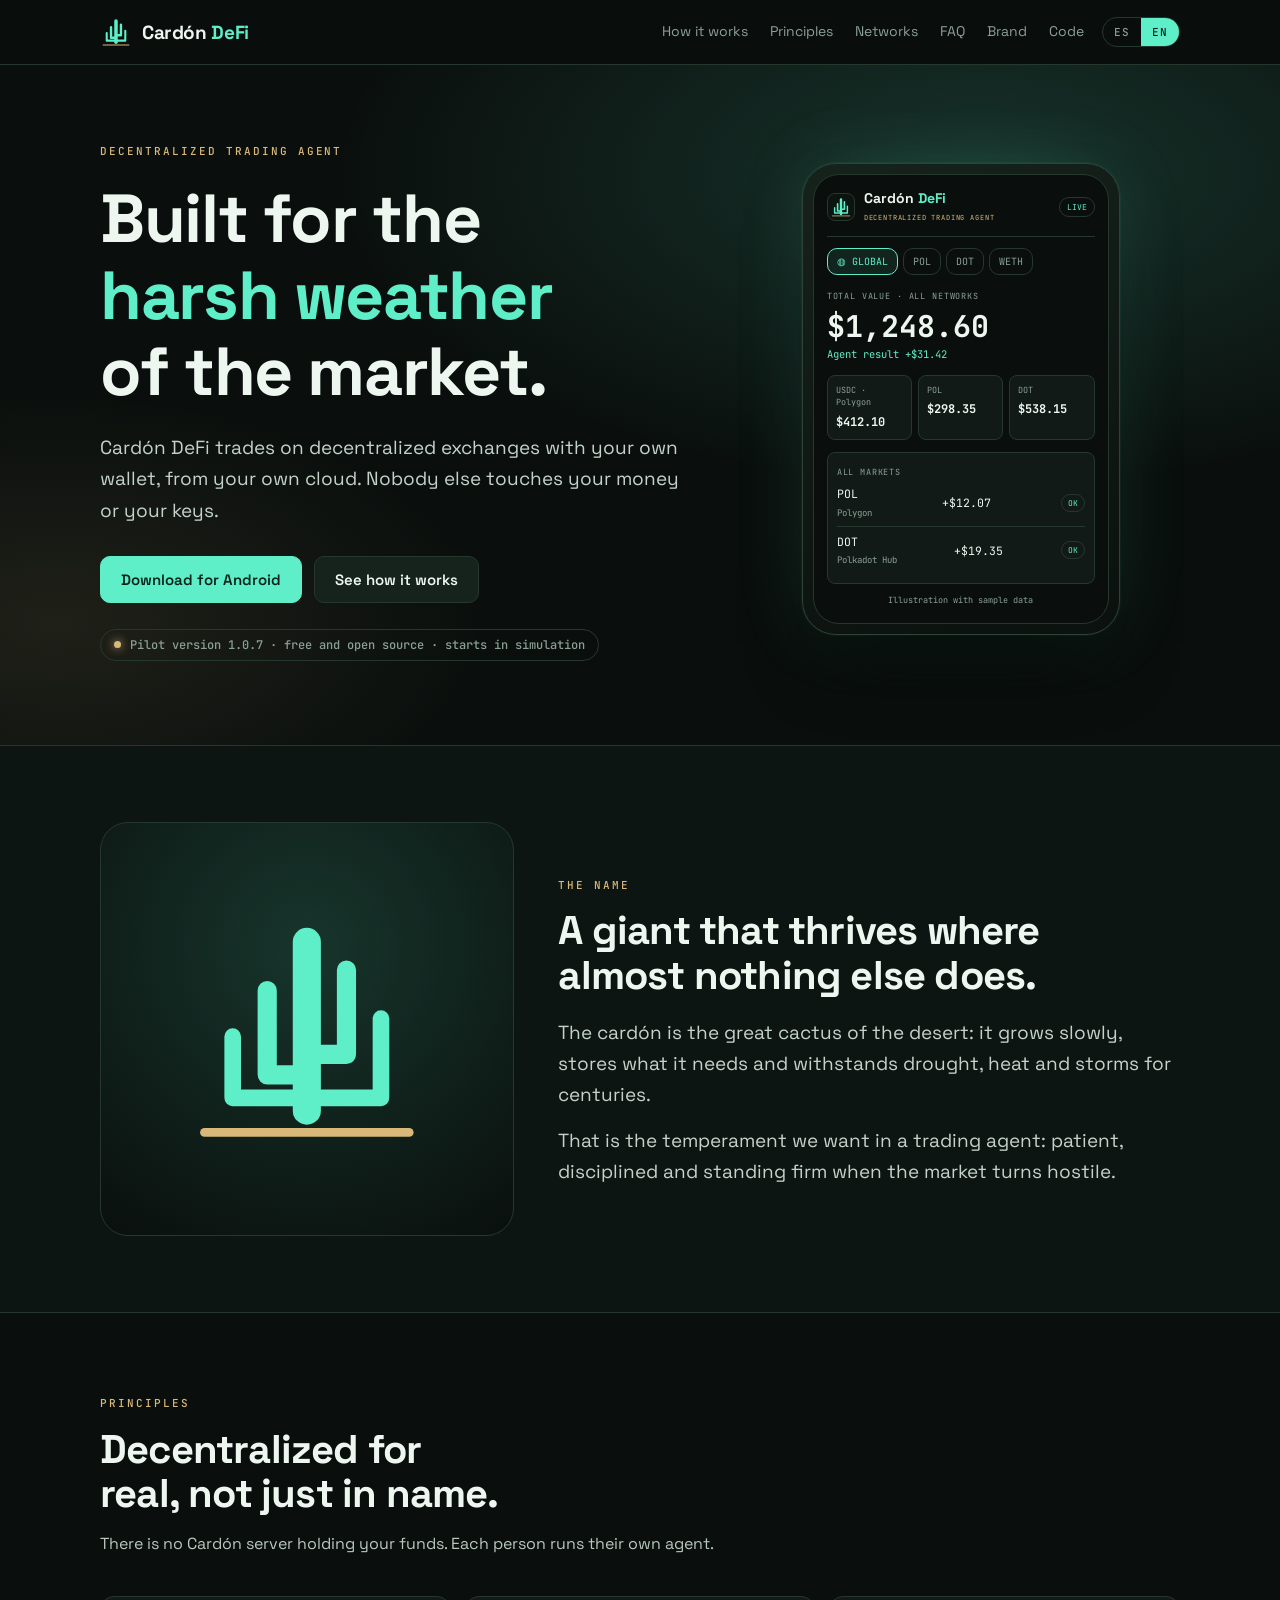
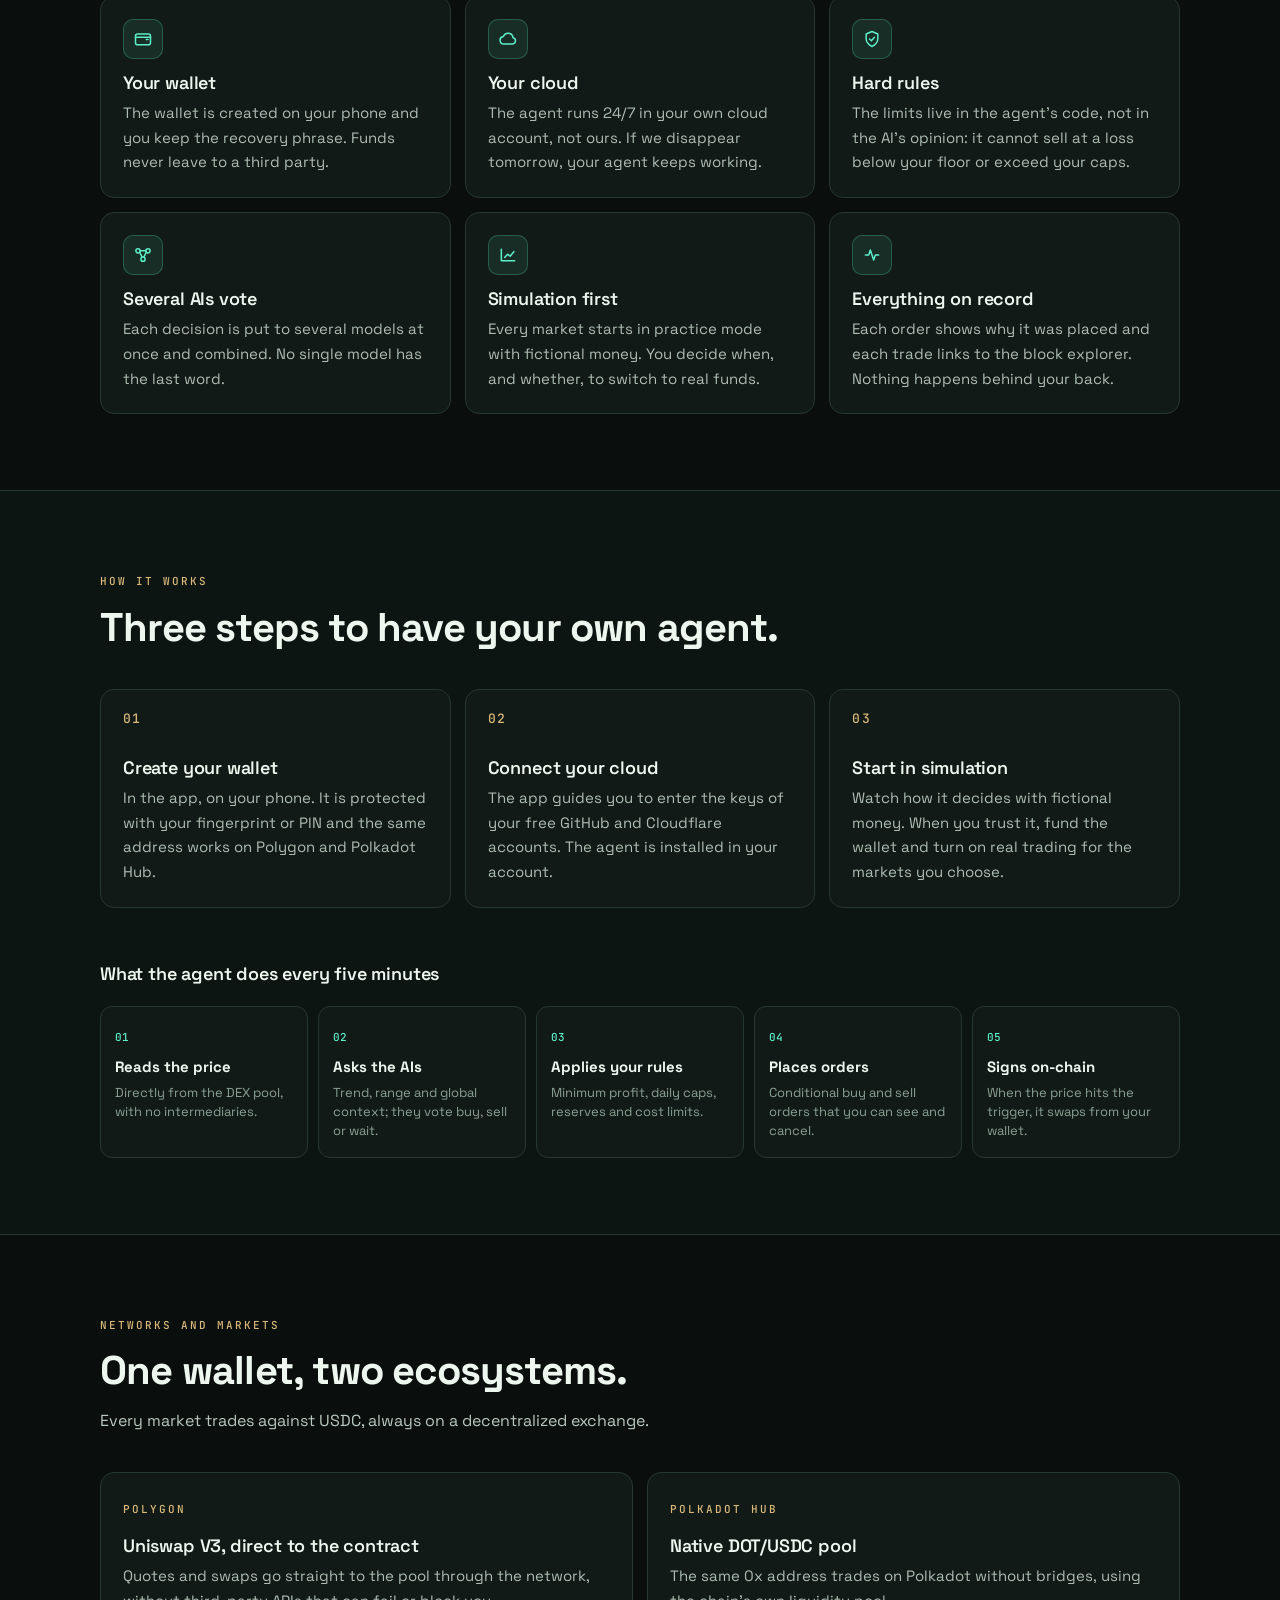
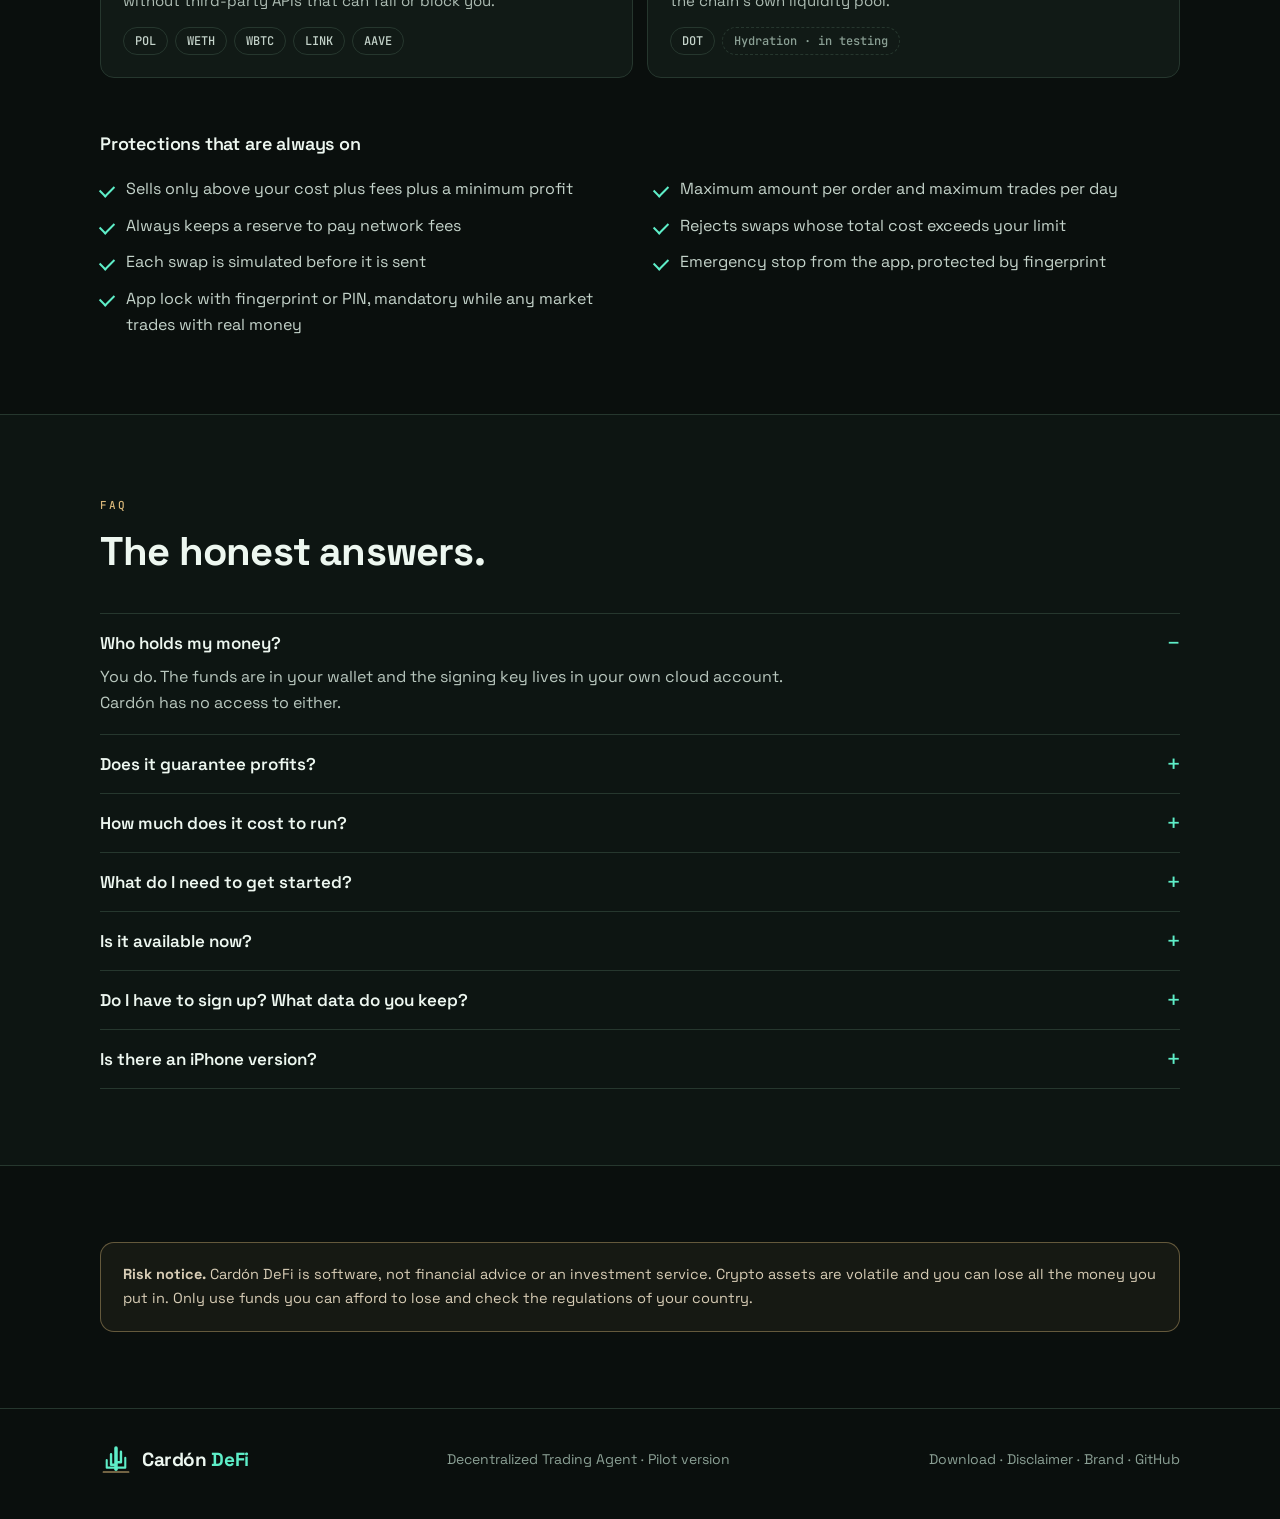
<file: index.html>
<!doctype html>
<html lang="es"><head><meta charset="utf-8"><meta name="viewport" content="width=device-width,initial-scale=1">
<title data-es="Cardón DeFi · Agente de Trading Descentralizado" data-en="Cardón DeFi · Decentralized Trading Agent">Cardón DeFi · Agente de Trading Descentralizado</title>
<meta name="description" content="Agente de trading que opera en DEX con tu propia wallet y desde tu propia nube. Nadie más custodia tu dinero ni tus claves.">
<meta name="theme-color" content="#0a0f0d">
<link rel="canonical" href="https://tradiabot.github.io/cardon/">
<meta property="og:type" content="website"><meta property="og:title" content="Cardón DeFi · Agente de Trading Descentralizado"><meta property="og:description" content="Agente de trading que opera en DEX con tu propia wallet y desde tu propia nube. Nadie más custodia tu dinero ni tus claves."><meta property="og:image" content="https://tradiabot.github.io/cardon/assets/og.png"><meta property="og:url" content="https://tradiabot.github.io/cardon/">
<meta name="twitter:card" content="summary_large_image">
<link rel="icon" href="assets/favicon.svg" type="image/svg+xml"><link rel="apple-touch-icon" href="assets/icon-192.png">
<link rel="preconnect" href="https://fonts.googleapis.com"><link rel="preconnect" href="https://fonts.gstatic.com" crossorigin>
<link href="https://fonts.googleapis.com/css2?family=JetBrains+Mono:wght@400;500;700&family=Space+Grotesk:wght@400;500;600;700&display=swap" rel="stylesheet">
<link rel="stylesheet" href="style.css"></head><body>
<header class="nav"><div class="wrap"><a class="logo" href="./" aria-label="Cardón DeFi"><svg viewBox="0 0 100 100" fill="none" stroke-linecap="round" stroke-linejoin="round" aria-hidden="true"><path d="M50 82 L50 16" stroke="currentColor" stroke-width="11"/><path d="M50 60 L65.5 60 L65.5 27" stroke="currentColor" stroke-width="7.5"/><path d="M50 68 L34.5 68 L34.5 35" stroke="currentColor" stroke-width="7.5"/><path d="M50 77 L21 77 L21 53" stroke="currentColor" stroke-width="6.5"/><path d="M50 77 L79 77 L79 46" stroke="currentColor" stroke-width="6.5"/><path d="M10 90.5 L90 90.5" stroke="#d9b87a" stroke-width="3.5"/></svg><span>Cardón <b>DeFi</b></span></a>
<nav><a href="./#como" data-en="How it works">Cómo funciona</a><a href="./#principios" data-en="Principles">Principios</a><a href="./#redes" data-en="Networks">Redes</a><a href="./#preguntas" data-en="FAQ">Preguntas</a><a href="brand.html" data-en="Brand">Marca</a><a href="https://github.com/tradiabot/cardon-defi" data-en="Code">Código</a></nav>
<div class="lang" role="group" aria-label="Idioma / Language"><button data-lang="es" aria-pressed="true">ES</button><button data-lang="en" aria-pressed="false">EN</button></div></div></header>

<main>
<section class="hero"><div class="wrap"><div>
<span class="eyebrow" data-en="Decentralized Trading Agent">Agente de Trading Descentralizado</span>
<h1 data-en="Built for the <span class='accent'>harsh weather</span> of the market.">Hecho para la <span class="accent">intemperie</span> del mercado.</h1>
<p class="lead" data-en="Cardón DeFi trades on decentralized exchanges with your own wallet, from your own cloud. Nobody else touches your money or your keys.">Cardón DeFi opera en exchanges descentralizados con tu propia wallet y desde tu propia nube. Nadie más toca tu dinero ni tus claves.</p>
<div class="cta"><a class="btn primary" href="https://github.com/tradiabot/cardon-defi/releases/latest" data-en="Download for Android">Descargar para Android</a><a class="btn" href="#como" data-en="See how it works">Ver cómo funciona</a></div>
<div class="status"><i></i><span data-en="Pilot version 1.0.7 · free and open source · starts in simulation">Versión piloto 1.0.7 · gratis y de código abierto · empieza en simulación</span></div><p id="com-count" class="com-count" hidden></p>
</div>
<div class="phone" aria-hidden="true"><div class="screen">
<div class="s-top"><svg viewBox="0 0 100 100" fill="none" stroke-linecap="round" stroke-linejoin="round" aria-hidden="true"><path d="M50 82 L50 16" stroke="currentColor" stroke-width="11"/><path d="M50 60 L65.5 60 L65.5 27" stroke="currentColor" stroke-width="7.5"/><path d="M50 68 L34.5 68 L34.5 35" stroke="currentColor" stroke-width="7.5"/><path d="M50 77 L21 77 L21 53" stroke="currentColor" stroke-width="6.5"/><path d="M50 77 L79 77 L79 46" stroke="currentColor" stroke-width="6.5"/><path d="M10 90.5 L90 90.5" stroke="#d9b87a" stroke-width="3.5"/></svg><div><b>Cardón <em>DeFi</em></b><small>DECENTRALIZED TRADING AGENT</small></div><span class="s-pill">LIVE</span></div>
<div class="chips"><span class="on">◍ GLOBAL</span><span>POL</span><span>DOT</span><span>WETH</span></div>
<span class="s-label" data-en="TOTAL VALUE · ALL NETWORKS">VALOR TOTAL · TODAS LAS REDES</span><div class="s-total">$1,248.60</div><div class="s-pnl" data-en="Agent result +$31.42">Resultado del agente +$31.42</div>
<div class="s-cards"><div><small>USDC · Polygon</small><b>$412.10</b></div><div><small>POL</small><b>$298.35</b></div><div><small>DOT</small><b>$538.15</b></div></div>
<div class="s-panel"><span class="s-label" data-en="ALL MARKETS">TODOS LOS MERCADOS</span>
<div class="s-row"><span>POL<br><small>Polygon</small></span><span>+$12.07</span><span class="s-ok">OK</span></div>
<div class="s-row"><span>DOT<br><small>Polkadot Hub</small></span><span>+$19.35</span><span class="s-ok">OK</span></div></div>
<div class="s-foot" data-en="Illustration with sample data">Ilustración con datos de ejemplo</div>
</div></div>
</div></section>

<section class="alt" id="nombre"><div class="wrap story">
<div class="big"><svg viewBox="0 0 100 100" fill="none" stroke-linecap="round" stroke-linejoin="round" aria-hidden="true"><path d="M50 82 L50 16" stroke="currentColor" stroke-width="11"/><path d="M50 60 L65.5 60 L65.5 27" stroke="currentColor" stroke-width="7.5"/><path d="M50 68 L34.5 68 L34.5 35" stroke="currentColor" stroke-width="7.5"/><path d="M50 77 L21 77 L21 53" stroke="currentColor" stroke-width="6.5"/><path d="M50 77 L79 77 L79 46" stroke="currentColor" stroke-width="6.5"/><path d="M10 90.5 L90 90.5" stroke="#d9b87a" stroke-width="3.5"/></svg></div>
<div><span class="eyebrow" data-en="The name">El nombre</span>
<h2 style="margin:12px 0 18px" data-en="A giant that thrives where almost nothing else does.">Un gigante que prospera donde casi nada más lo hace.</h2>
<p class="lead" data-en="The cardón is the great cactus of the desert: it grows slowly, stores what it needs and withstands drought, heat and storms for centuries.">El cardón es el gran cactus del desierto: crece despacio, guarda lo que necesita y resiste la sequía, el calor y las tormentas durante siglos.</p>
<p class="lead" data-en="That is the temperament we want in a trading agent: patient, disciplined and standing firm when the market turns hostile.">Ese es el temperamento que buscamos en un agente de trading: paciente, disciplinado y firme cuando el mercado se pone hostil.</p></div>
</div></section>

<section id="principios"><div class="wrap">
<div class="head"><span class="eyebrow" data-en="Principles">Principios</span><h2 data-en="Decentralized for real, not just in name.">Descentralizado de verdad, no solo de nombre.</h2><p data-en="There is no Cardón server holding your funds. Each person runs their own agent.">No existe un servidor de Cardón que guarde tus fondos. Cada persona corre su propio agente.</p></div>
<div class="grid g3">
<div class="card"><span class="ico"><svg viewBox="0 0 24 24" fill="none" stroke="currentColor" stroke-width="1.8" stroke-linecap="round" stroke-linejoin="round" aria-hidden="true"><rect x="3" y="6" width="18" height="13" rx="2.5"/><path d="M16 12.5h2M3 10h18"/></svg></span><h3 data-en="Your wallet">Tu wallet</h3><p data-en="The wallet is created on your phone and you keep the recovery phrase. Funds never leave to a third party.">La wallet se crea en tu teléfono y la frase de respaldo la guardas tú. Los fondos nunca pasan por un tercero.</p></div>
<div class="card"><span class="ico"><svg viewBox="0 0 24 24" fill="none" stroke="currentColor" stroke-width="1.8" stroke-linecap="round" stroke-linejoin="round" aria-hidden="true"><path d="M7 18a4.5 4.5 0 0 1-.6-8.96A6 6 0 0 1 18 10.5a3.8 3.8 0 0 1-.5 7.5z"/></svg></span><h3 data-en="Your cloud">Tu nube</h3><p data-en="The agent runs 24/7 in your own cloud account, not ours. If we disappear tomorrow, your agent keeps working.">El agente corre 24/7 en tu propia cuenta de nube, no en la nuestra. Si mañana desaparecemos, tu agente sigue funcionando.</p></div>
<div class="card"><span class="ico"><svg viewBox="0 0 24 24" fill="none" stroke="currentColor" stroke-width="1.8" stroke-linecap="round" stroke-linejoin="round" aria-hidden="true"><path d="M12 3l7 3v5.5c0 4.3-2.9 7.6-7 9.5-4.1-1.9-7-5.2-7-9.5V6z"/><path d="M9 12l2.2 2.2L15 10"/></svg></span><h3 data-en="Hard rules">Reglas duras</h3><p data-en="The limits live in the agent's code, not in the AI's opinion: it cannot sell at a loss below your floor or exceed your caps.">Los límites viven en el código del agente, no en la opinión de la IA: no puede vender bajo tu suelo de ganancia ni pasar tus topes.</p></div>
<div class="card"><span class="ico"><svg viewBox="0 0 24 24" fill="none" stroke="currentColor" stroke-width="1.8" stroke-linecap="round" stroke-linejoin="round" aria-hidden="true"><circle cx="6" cy="7" r="2.5"/><circle cx="18" cy="7" r="2.5"/><circle cx="12" cy="17" r="2.5"/><path d="M8 8.5l3 6M16 8.5l-3 6M8.5 7h7"/></svg></span><h3 data-en="Several AIs vote">Varias IAs votan</h3><p data-en="Each decision is put to several models at once and combined. No single model has the last word.">Cada decisión se consulta con varios modelos a la vez y se combina. Ningún modelo tiene la última palabra por sí solo.</p></div>
<div class="card"><span class="ico"><svg viewBox="0 0 24 24" fill="none" stroke="currentColor" stroke-width="1.8" stroke-linecap="round" stroke-linejoin="round" aria-hidden="true"><path d="M4 19V5M4 19h16"/><path d="M8 15l3.5-4 3 2.5L19 8"/></svg></span><h3 data-en="Simulation first">Simulación primero</h3><p data-en="Every market starts in practice mode with fictional money. You decide when, and whether, to switch to real funds.">Cada mercado empieza en modo práctica con dinero ficticio. Tú decides cuándo, y si acaso, pasar a dinero real.</p></div>
<div class="card"><span class="ico"><svg viewBox="0 0 24 24" fill="none" stroke="currentColor" stroke-width="1.8" stroke-linecap="round" stroke-linejoin="round" aria-hidden="true"><path d="M4 12h4l2-6 4 12 2-6h4"/></svg></span><h3 data-en="Everything on record">Todo queda a la vista</h3><p data-en="Each order shows why it was placed and each trade links to the block explorer. Nothing happens behind your back.">Cada orden muestra por qué se puso y cada operación enlaza al explorador de bloques. Nada ocurre a tus espaldas.</p></div>
</div></div></section>

<section class="alt" id="como"><div class="wrap">
<div class="head"><span class="eyebrow" data-en="How it works">Cómo funciona</span><h2 data-en="Three steps to have your own agent.">Tres pasos para tener tu propio agente.</h2></div>
<div class="grid g3 steps">
<div class="card step"><h3 data-en="Create your wallet">Crea tu wallet</h3><p data-en="In the app, on your phone. It is protected with your fingerprint or PIN and the same address works on Polygon and Polkadot Hub.">En la app, en tu teléfono. Queda protegida con tu huella o PIN y la misma dirección sirve en Polygon y en Polkadot Hub.</p></div>
<div class="card step"><h3 data-en="Connect your cloud">Conecta tu nube</h3><p data-en="The app guides you to enter the keys of your free GitHub and Cloudflare accounts. The agent is installed in your account.">La app te guía para ingresar las claves de tus cuentas gratuitas de GitHub y Cloudflare. El agente se instala en tu cuenta.</p></div>
<div class="card step"><h3 data-en="Start in simulation">Empieza en simulación</h3><p data-en="Watch how it decides with fictional money. When you trust it, fund the wallet and turn on real trading for the markets you choose.">Observa cómo decide con dinero ficticio. Cuando confíes, fondea la wallet y activa el dinero real en los mercados que elijas.</p></div>
</div>
<div class="head" style="margin:56px 0 22px"><h3 data-en="What the agent does every five minutes">Qué hace el agente cada cinco minutos</h3></div>
<div class="flow">
<div><span>01</span><b data-en="Reads the price">Lee el precio</b><small data-en="Directly from the DEX pool, with no intermediaries.">Directo del pool del DEX, sin intermediarios.</small></div>
<div><span>02</span><b data-en="Asks the AIs">Consulta a las IAs</b><small data-en="Trend, range and global context; they vote buy, sell or wait.">Tendencia, rango y panorama global; votan comprar, vender o esperar.</small></div>
<div><span>03</span><b data-en="Applies your rules">Aplica tus reglas</b><small data-en="Minimum profit, daily caps, reserves and cost limits.">Ganancia mínima, topes diarios, reservas y límite de coste.</small></div>
<div><span>04</span><b data-en="Places orders">Deja órdenes</b><small data-en="Conditional buy and sell orders that you can see and cancel.">Órdenes condicionales de compra y venta que puedes ver y cancelar.</small></div>
<div><span>05</span><b data-en="Signs on-chain">Firma en la cadena</b><small data-en="When the price hits the trigger, it swaps from your wallet.">Cuando el precio llega al disparo, intercambia desde tu wallet.</small></div>
</div></div></section>

<section id="redes"><div class="wrap">
<div class="head"><span class="eyebrow" data-en="Networks and markets">Redes y mercados</span><h2 data-en="One wallet, two ecosystems.">Una wallet, dos ecosistemas.</h2><p data-en="Every market trades against USDC, always on a decentralized exchange.">Todos los mercados operan contra USDC, siempre en un exchange descentralizado.</p></div>
<div class="nets">
<div class="card"><span class="eyebrow">Polygon</span><h3 data-en="Uniswap V3, direct to the contract">Uniswap V3, directo al contrato</h3><p data-en="Quotes and swaps go straight to the pool through the network, without third-party APIs that can fail or block you.">Las cotizaciones y los intercambios van directo al pool a través de la red, sin APIs de terceros que puedan fallar o bloquearte.</p><div class="tags"><span>POL</span><span>WETH</span><span>WBTC</span><span>LINK</span><span>AAVE</span></div></div>
<div class="card"><span class="eyebrow">Polkadot Hub</span><h3 data-en="Native DOT/USDC pool">Pool nativo DOT/USDC</h3><p data-en="The same 0x address trades on Polkadot without bridges, using the chain's own liquidity pool.">La misma dirección 0x opera en Polkadot sin puentes, usando el pool de liquidez propio de la cadena.</p><div class="tags"><span>DOT</span><span class="soon" data-en="Hydration · in testing">Hydration · en pruebas</span></div></div>
</div>
<div class="head" style="margin:56px 0 22px"><h3 data-en="Protections that are always on">Protecciones siempre activas</h3></div>
<ul class="rules">
<li data-en="Sells only above your cost plus fees plus a minimum profit">Vende solo por encima de tu coste más comisiones más una ganancia mínima</li>
<li data-en="Maximum amount per order and maximum trades per day">Monto máximo por orden y máximo de operaciones al día</li>
<li data-en="Always keeps a reserve to pay network fees">Conserva siempre una reserva para pagar comisiones de red</li>
<li data-en="Rejects swaps whose total cost exceeds your limit">Rechaza intercambios cuyo coste total supere tu límite</li>
<li data-en="Each swap is simulated before it is sent">Cada intercambio se simula antes de enviarse</li>
<li data-en="Emergency stop from the app, protected by fingerprint">Parada de emergencia desde la app, protegida con huella</li>
<li data-en="App lock with fingerprint or PIN, mandatory while any market trades with real money">Bloqueo de la app con huella o PIN, obligatorio mientras un mercado opere con dinero real</li>
</ul></div></section>

<section class="alt" id="preguntas"><div class="wrap">
<div class="head"><span class="eyebrow" data-en="FAQ">Preguntas</span><h2 data-en="The honest answers.">Las respuestas honestas.</h2></div>
<details open><summary data-en="Who holds my money?">¿Quién guarda mi dinero?</summary><p data-en="You do. The funds are in your wallet and the signing key lives in your own cloud account. Cardón has no access to either.">Tú. Los fondos están en tu wallet y la clave de firma vive en tu propia cuenta de nube. Cardón no tiene acceso a ninguna de las dos.</p></details>
<details><summary data-en="Does it guarantee profits?">¿Garantiza ganancias?</summary><p data-en="No. It is an automation tool with rules that limit mistakes, not a promise of returns. You can lose money, especially in falling markets.">No. Es una herramienta de automatización con reglas que limitan errores, no una promesa de rendimiento. Puedes perder dinero, sobre todo en mercados a la baja.</p></details>
<details><summary data-en="How much does it cost to run?">¿Cuánto cuesta operarlo?</summary><p data-en="The agent is designed to fit in the free plans of Cloudflare and of the AI providers. You pay the network fees and the DEX fee on each swap. Cardón itself is free; donations are voluntary.">El agente está diseñado para caber en los planes gratuitos de Cloudflare y de los proveedores de IA. Tú pagas las comisiones de red y la del DEX en cada intercambio. Cardón es gratis; las donaciones son voluntarias.</p></details>
<details><summary data-en="What do I need to get started?">¿Qué necesito para empezar?</summary><p data-en="An Android phone and free GitHub and Cloudflare accounts. An AI key is optional. The app guides you through each step.">Un teléfono Android y cuentas gratuitas de GitHub y Cloudflare. La clave de IA es opcional. La app te guía en cada paso.</p></details>
<details><summary data-en="Is it available now?">¿Ya está disponible?</summary><p data-en="Yes, as a pilot for Android. It is free and open source, and its author tests it with real funds in small amounts. The automatic installer is new: start in simulation and report any problem on GitHub. To get automatic updates, add it to Obtainium with the GitHub link. It will be submitted to F-Droid again in January 2027, once the project is three months old, as its rules require. When the agent improves, the app updates yours from Settings → My agent.">Sí, como piloto para Android. Es gratis y de código abierto, y su autor lo prueba con fondos reales en montos pequeños. El instalador automático es nuevo: empieza en simulación y reporta cualquier problema en GitHub. Para recibir las actualizaciones solo, agrégala en Obtainium con el enlace de GitHub. Se volverá a enviar a F-Droid en enero de 2027, cuando el proyecto cumpla los tres meses de desarrollo que pide su reglamento. Cuando el agente mejora, la app actualiza el tuyo desde Configuración → Mi agente.</p></details>
<details><summary data-en="Do I have to sign up? What data do you keep?">¿Tengo que registrarme? ¿Qué datos guardan?</summary><p data-en="No. The app works the same without signing up. If you want, you can leave only your email in Cardón Community to hear about new versions; your phone keeps a key to delete it whenever you want. You can also let your agent share anonymous error reports (error type, fix tried and whether it worked, never your wallet, balances or keys) so that other agents learn which fixes work. Both are optional and the code is open. <a href=&quot;https://cardon-comunidad.pages.dev/&quot;>What is stored</a>.">No. La app funciona igual sin registro. Si quieres, puedes dejar solo tu correo en Cardón Comunidad para recibir avisos de versiones nuevas; tu teléfono guarda una llave para borrarlo cuando quieras. También puedes dejar que tu agente comparta reportes anónimos de errores (el tipo de error, el arreglo probado y si funcionó; nunca tu wallet, saldos ni claves) para que otros agentes aprendan qué arreglos sirven. Las dos cosas son opcionales y el código es abierto. <a href="https://cardon-comunidad.pages.dev/">Qué se guarda</a>.</p></details>
<details><summary data-en="Is there an iPhone version?">¿Hay versión para iPhone?</summary><p data-en="Not for now. The first version is for Android.">Por ahora no. La primera versión es para Android.</p></details>
</div></section>

<section><div class="wrap"><div class="risk"><b data-en="Risk notice.">Aviso de riesgo.</b> <span data-en="Cardón DeFi is software, not financial advice or an investment service. Crypto assets are volatile and you can lose all the money you put in. Only use funds you can afford to lose and check the regulations of your country.">Cardón DeFi es software, no asesoría financiera ni un servicio de inversión. Los criptoactivos son volátiles y puedes perder todo el dinero que pongas. Usa solo fondos que puedas permitirte perder y revisa la regulación de tu país.</span></div></div></section>
</main>
<footer><div class="wrap"><a class="logo" href="./"><svg viewBox="0 0 100 100" fill="none" stroke-linecap="round" stroke-linejoin="round" aria-hidden="true"><path d="M50 82 L50 16" stroke="currentColor" stroke-width="11"/><path d="M50 60 L65.5 60 L65.5 27" stroke="currentColor" stroke-width="7.5"/><path d="M50 68 L34.5 68 L34.5 35" stroke="currentColor" stroke-width="7.5"/><path d="M50 77 L21 77 L21 53" stroke="currentColor" stroke-width="6.5"/><path d="M50 77 L79 77 L79 46" stroke="currentColor" stroke-width="6.5"/><path d="M10 90.5 L90 90.5" stroke="#d9b87a" stroke-width="3.5"/></svg><span>Cardón <b>DeFi</b></span></a>
<span data-en="Decentralized Trading Agent · Pilot version">Agente de Trading Descentralizado · Versión piloto</span>
<span><a href="https://github.com/tradiabot/cardon-defi/releases/latest" data-en="Download">Descargar</a> · <a href="https://github.com/tradiabot/cardon-defi/blob/main/AVISO-LEGAL.md" data-en="Disclaimer">Aviso legal</a> · <a href="brand.html" data-en="Brand">Marca</a> · <a href="https://github.com/tradiabot/cardon-defi">GitHub</a></span></div></footer>
<script src="i18n.js"></script><script src="comunidad.js"></script></body></html>
</file>
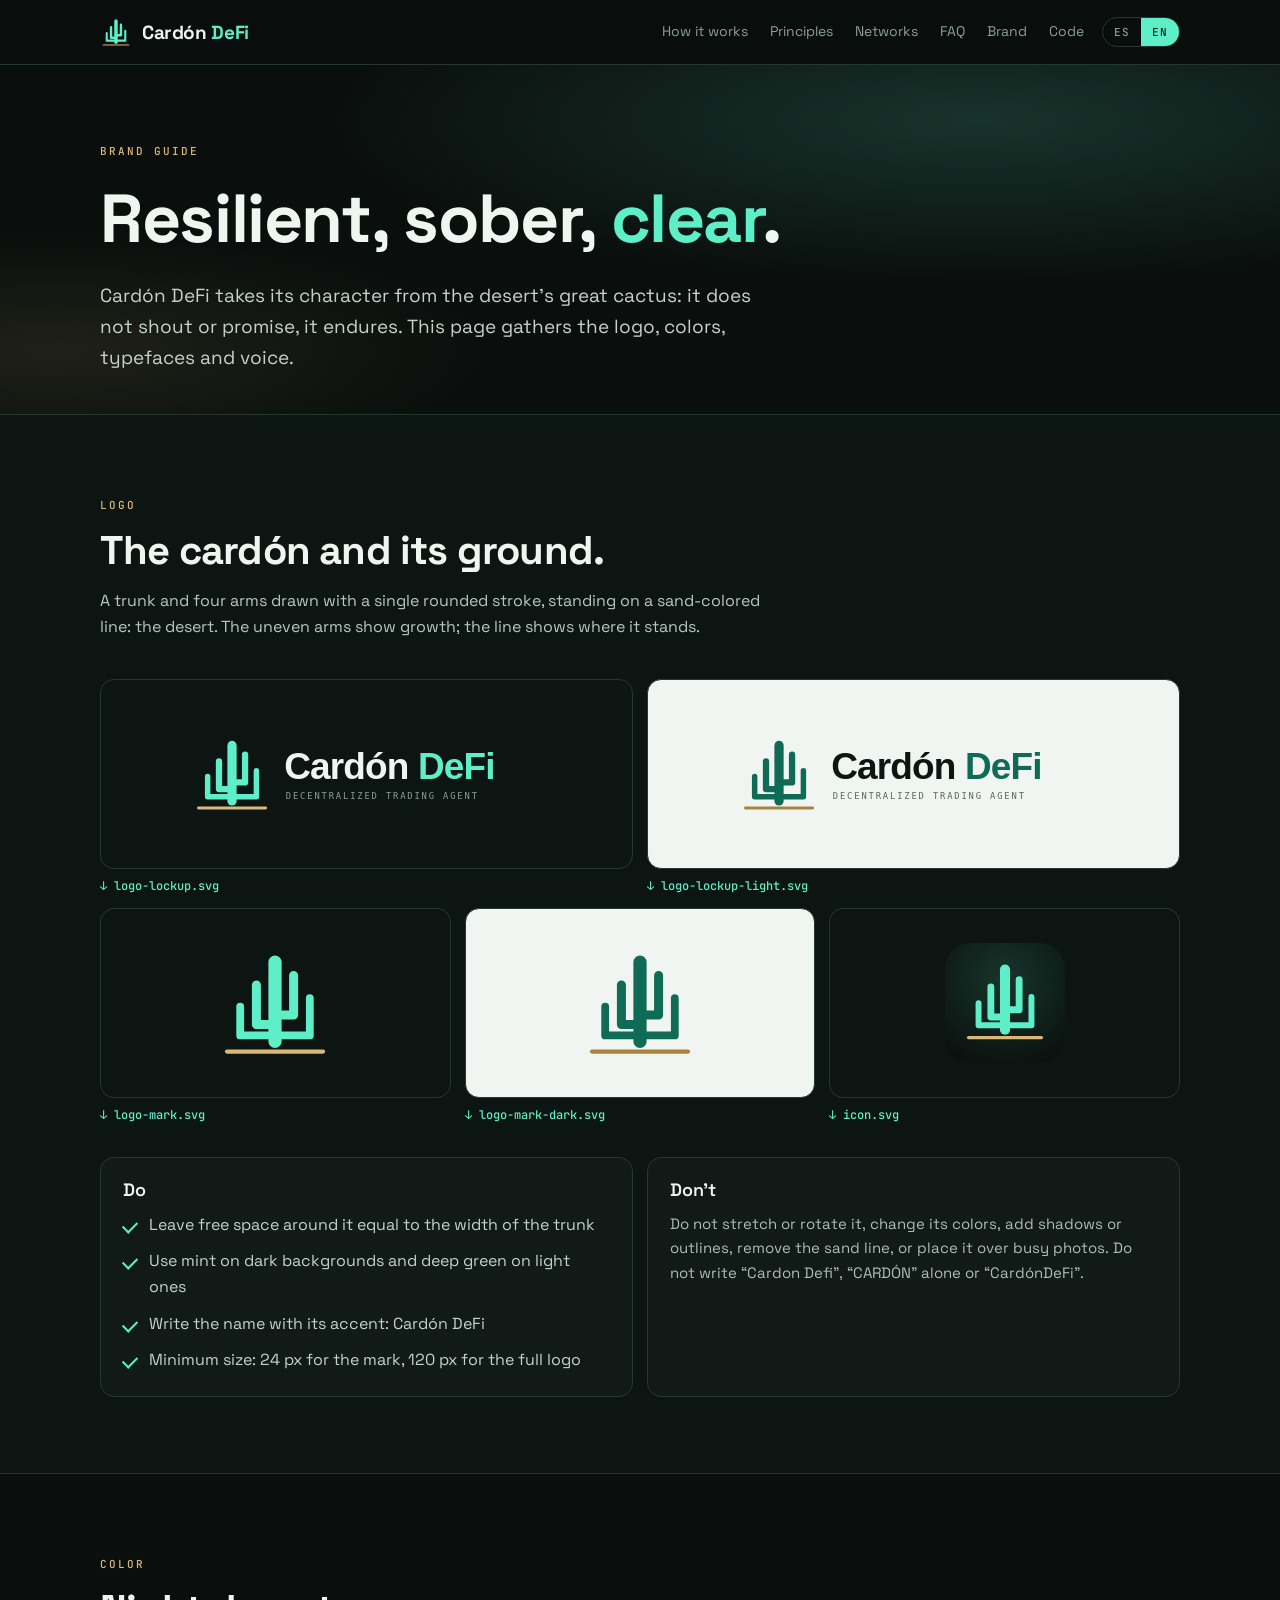
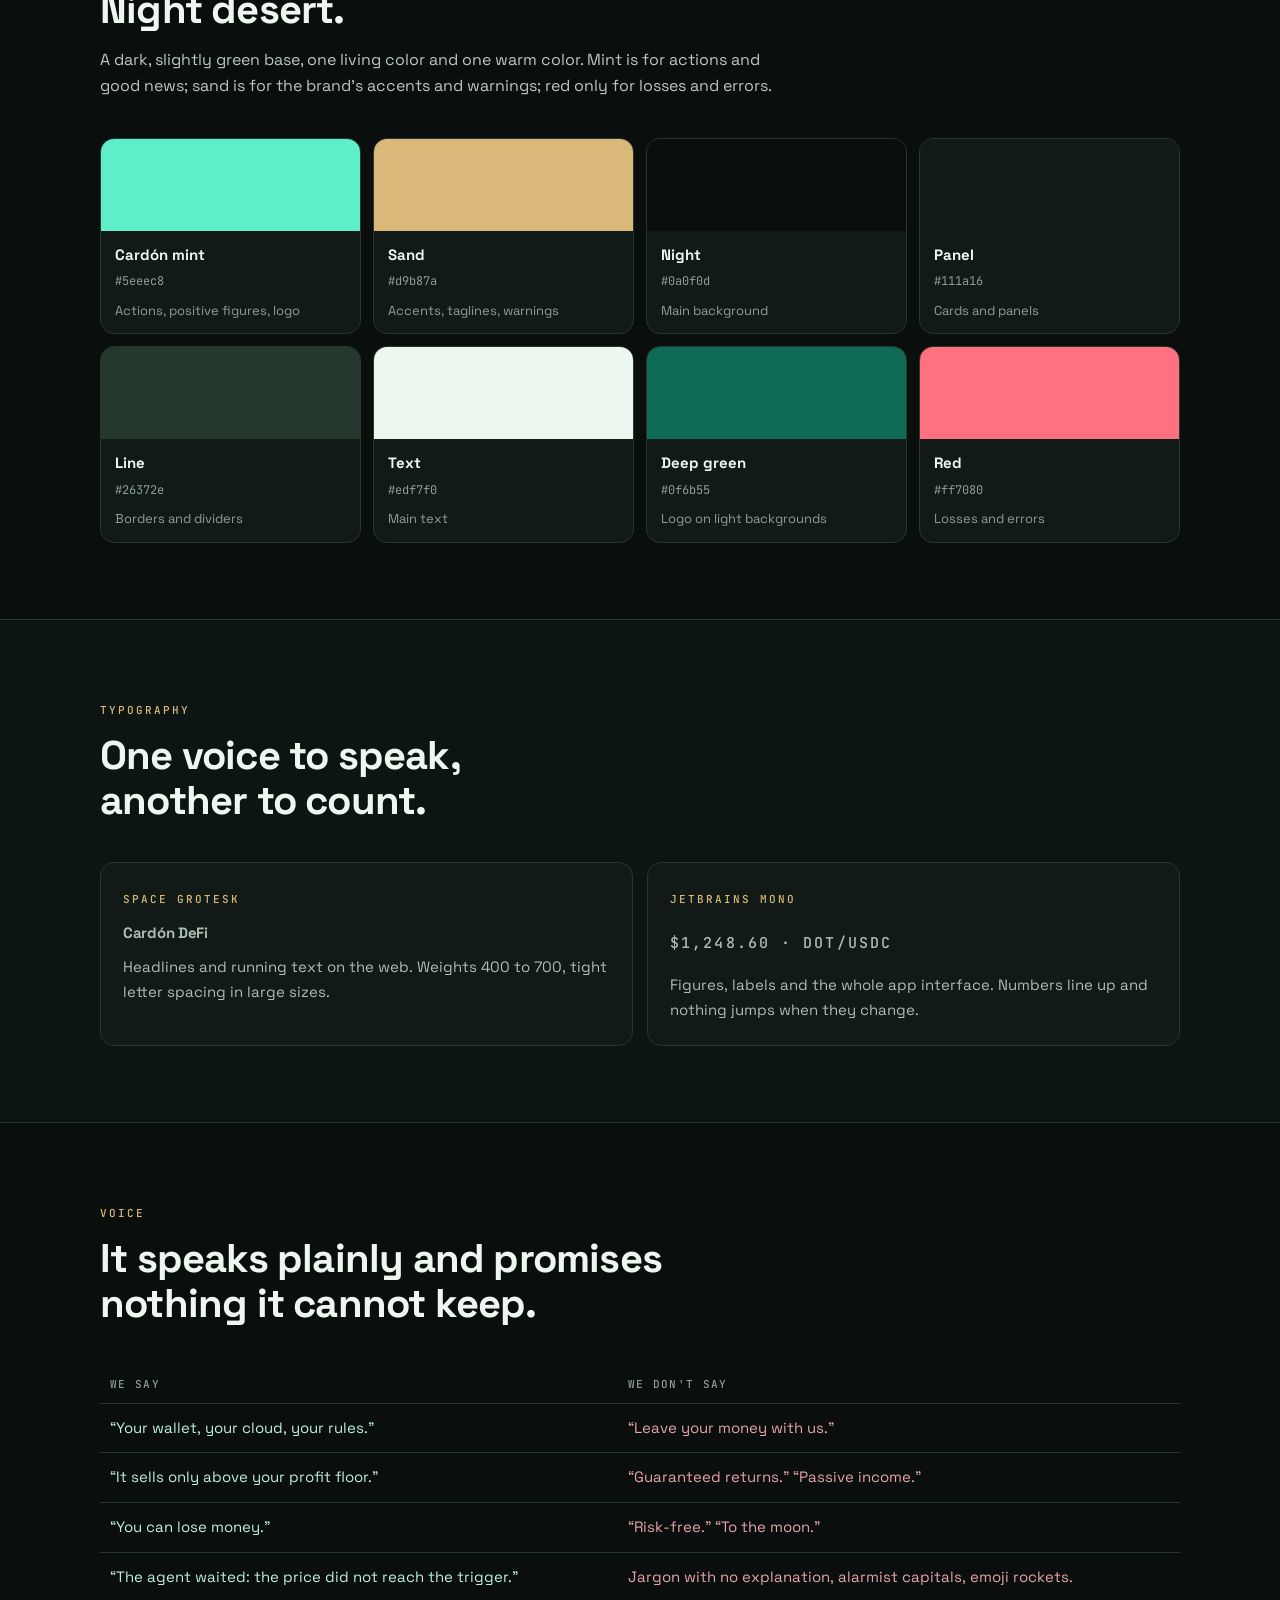
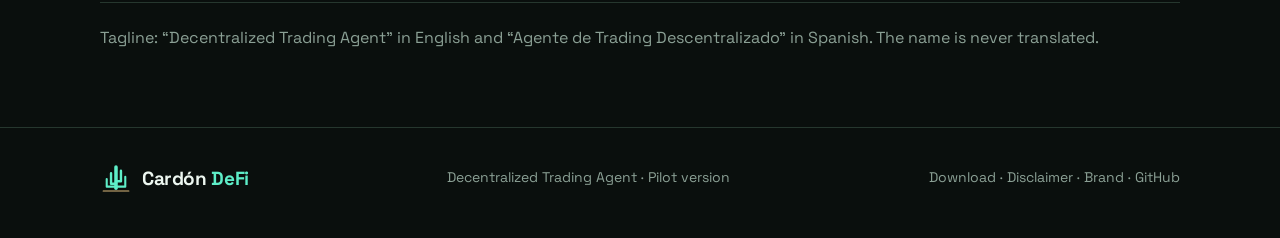
<file: brand.html>
<!doctype html>
<html lang="es"><head><meta charset="utf-8"><meta name="viewport" content="width=device-width,initial-scale=1">
<title data-es="Marca · Cardón DeFi" data-en="Brand · Cardón DeFi">Marca · Cardón DeFi</title>
<meta name="description" content="Guía de marca de Cardón DeFi: logo, colores, tipografía y voz.">
<meta name="theme-color" content="#0a0f0d">
<link rel="canonical" href="https://tradiabot.github.io/cardon/brand.html">
<meta property="og:type" content="website"><meta property="og:title" content="Marca · Cardón DeFi"><meta property="og:description" content="Guía de marca de Cardón DeFi: logo, colores, tipografía y voz."><meta property="og:image" content="https://tradiabot.github.io/cardon/assets/og.png"><meta property="og:url" content="https://tradiabot.github.io/cardon/brand.html">
<meta name="twitter:card" content="summary_large_image">
<link rel="icon" href="assets/favicon.svg" type="image/svg+xml"><link rel="apple-touch-icon" href="assets/icon-192.png">
<link rel="preconnect" href="https://fonts.googleapis.com"><link rel="preconnect" href="https://fonts.gstatic.com" crossorigin>
<link href="https://fonts.googleapis.com/css2?family=JetBrains+Mono:wght@400;500;700&family=Space+Grotesk:wght@400;500;600;700&display=swap" rel="stylesheet">
<link rel="stylesheet" href="style.css"></head><body>
<header class="nav"><div class="wrap"><a class="logo" href="./" aria-label="Cardón DeFi"><svg viewBox="0 0 100 100" fill="none" stroke-linecap="round" stroke-linejoin="round" aria-hidden="true"><path d="M50 82 L50 16" stroke="currentColor" stroke-width="11"/><path d="M50 60 L65.5 60 L65.5 27" stroke="currentColor" stroke-width="7.5"/><path d="M50 68 L34.5 68 L34.5 35" stroke="currentColor" stroke-width="7.5"/><path d="M50 77 L21 77 L21 53" stroke="currentColor" stroke-width="6.5"/><path d="M50 77 L79 77 L79 46" stroke="currentColor" stroke-width="6.5"/><path d="M10 90.5 L90 90.5" stroke="#d9b87a" stroke-width="3.5"/></svg><span>Cardón <b>DeFi</b></span></a>
<nav><a href="./#como" data-en="How it works">Cómo funciona</a><a href="./#principios" data-en="Principles">Principios</a><a href="./#redes" data-en="Networks">Redes</a><a href="./#preguntas" data-en="FAQ">Preguntas</a><a href="brand.html" data-en="Brand">Marca</a><a href="https://github.com/tradiabot/cardon-defi" data-en="Code">Código</a></nav>
<div class="lang" role="group" aria-label="Idioma / Language"><button data-lang="es" aria-pressed="true">ES</button><button data-lang="en" aria-pressed="false">EN</button></div></div></header>

<main>
<section class="hero" style="padding-bottom:40px"><div class="wrap" style="grid-template-columns:1fr"><div>
<span class="eyebrow" data-en="Brand guide">Guía de marca</span>
<h1 style="margin:18px 0 22px" data-en="Resilient, sober, <span class='accent'>clear</span>.">Resistente, sobria, <span class="accent">clara</span>.</h1>
<p class="lead" data-en="Cardón DeFi takes its character from the desert's great cactus: it does not shout or promise, it endures. This page gathers the logo, colors, typefaces and voice.">Cardón DeFi toma su carácter del gran cactus del desierto: no grita ni promete, resiste. Esta página reúne el logo, los colores, las tipografías y la voz.</p>
</div></div></section>

<section class="alt"><div class="wrap">
<div class="head"><span class="eyebrow">Logo</span><h2 data-en="The cardón and its ground.">El cardón y su suelo.</h2><p data-en="A trunk and four arms drawn with a single rounded stroke, standing on a sand-colored line: the desert. The uneven arms show growth; the line shows where it stands.">Un tronco y cuatro brazos trazados con una sola línea redondeada, de pie sobre una línea color arena: el desierto. Los brazos desiguales hablan de crecimiento; la línea, de dónde se apoya.</p></div>
<div class="grid g2"><div><div class="logo-box "><img src="assets/logo-lockup.svg" alt="Cardón DeFi"></div><a class="dl" href="assets/logo-lockup.svg" download>↓ logo-lockup.svg</a></div><div><div class="logo-box light"><img src="assets/logo-lockup-light.svg" alt="Cardón DeFi"></div><a class="dl" href="assets/logo-lockup-light.svg" download>↓ logo-lockup-light.svg</a></div></div>
<div class="grid g3" style="margin-top:14px"><div><div class="logo-box sq"><img src="assets/logo-mark.svg" alt="Cardón"></div><a class="dl" href="assets/logo-mark.svg" download>↓ logo-mark.svg</a></div><div><div class="logo-box sq light"><img src="assets/logo-mark-dark.svg" alt="Cardón"></div><a class="dl" href="assets/logo-mark-dark.svg" download>↓ logo-mark-dark.svg</a></div><div><div class="logo-box sq"><img src="assets/icon.svg" alt="Icono"></div><a class="dl" href="assets/icon.svg" download>↓ icon.svg</a></div></div>
<div class="grid g2" style="margin-top:34px">
<div class="card"><h3 style="margin-top:0" data-en="Do">Sí</h3><ul class="rules" style="grid-template-columns:1fr;margin-top:12px"><li data-en="Leave free space around it equal to the width of the trunk">Deja alrededor un espacio libre igual al ancho del tronco</li><li data-en="Use mint on dark backgrounds and deep green on light ones">Usa menta sobre fondos oscuros y verde profundo sobre claros</li><li data-en="Write the name with its accent: Cardón DeFi">Escribe el nombre con acento: Cardón DeFi</li><li data-en="Minimum size: 24 px for the mark, 120 px for the full logo">Tamaño mínimo: 24 px el símbolo, 120 px el logo completo</li></ul></div>
<div class="card"><h3 style="margin-top:0" data-en="Don't">No</h3><p style="margin-top:12px" data-en="Do not stretch or rotate it, change its colors, add shadows or outlines, remove the sand line, or place it over busy photos. Do not write “Cardon Defi”, “CARDÓN” alone or “CardónDeFi”.">No lo estires ni lo gires, no cambies sus colores, no le pongas sombras ni contornos, no quites la línea de arena ni lo coloques sobre fotos recargadas. No escribas «Cardon Defi», «CARDÓN» solo ni «CardónDeFi».</p></div>
</div></div></section>

<section><div class="wrap">
<div class="head"><span class="eyebrow" data-en="Color">Color</span><h2 data-en="Night desert.">Desierto de noche.</h2><p data-en="A dark, slightly green base, one living color and one warm color. Mint is for actions and good news; sand is for the brand's accents and warnings; red only for losses and errors.">Una base oscura ligeramente verde, un color vivo y uno cálido. El menta es para acciones y buenas noticias; el arena, para acentos de marca y avisos; el rojo, solo para pérdidas y errores.</p></div>
<div class="swatches">
<div class="sw"><i style="background:#5eeec8"></i><div><b data-en="Cardón mint">Menta cardón</b><code>#5eeec8</code><p class="muted" style="font-size:13px;margin-top:6px" data-en="Actions, positive figures, logo">Acciones, datos positivos, logo</p></div></div>
<div class="sw"><i style="background:#d9b87a"></i><div><b data-en="Sand">Arena</b><code>#d9b87a</code><p class="muted" style="font-size:13px;margin-top:6px" data-en="Accents, taglines, warnings">Acentos, lemas, avisos</p></div></div>
<div class="sw"><i style="background:#0a0f0d"></i><div><b data-en="Night">Noche</b><code>#0a0f0d</code><p class="muted" style="font-size:13px;margin-top:6px" data-en="Main background">Fondo principal</p></div></div>
<div class="sw"><i style="background:#111a16"></i><div><b data-en="Panel">Panel</b><code>#111a16</code><p class="muted" style="font-size:13px;margin-top:6px" data-en="Cards and panels">Tarjetas y paneles</p></div></div>
<div class="sw"><i style="background:#26372e"></i><div><b data-en="Line">Línea</b><code>#26372e</code><p class="muted" style="font-size:13px;margin-top:6px" data-en="Borders and dividers">Bordes y divisiones</p></div></div>
<div class="sw"><i style="background:#edf7f0"></i><div><b data-en="Text">Texto</b><code>#edf7f0</code><p class="muted" style="font-size:13px;margin-top:6px" data-en="Main text">Texto principal</p></div></div>
<div class="sw"><i style="background:#0f6b55"></i><div><b data-en="Deep green">Verde profundo</b><code>#0f6b55</code><p class="muted" style="font-size:13px;margin-top:6px" data-en="Logo on light backgrounds">Logo sobre fondo claro</p></div></div>
<div class="sw"><i style="background:#ff7080"></i><div><b data-en="Red">Rojo</b><code>#ff7080</code><p class="muted" style="font-size:13px;margin-top:6px" data-en="Losses and errors">Pérdidas y errores</p></div></div>
</div></div></section>

<section class="alt"><div class="wrap">
<div class="head"><span class="eyebrow" data-en="Typography">Tipografía</span><h2 data-en="One voice to speak, another to count.">Una voz para hablar, otra para contar.</h2></div>
<div class="grid g2">
<div class="card"><span class="eyebrow">Space Grotesk</span><p class="type-a" style="margin:14px 0">Cardón DeFi</p><p data-en="Headlines and running text on the web. Weights 400 to 700, tight letter spacing in large sizes.">Titulares y texto corrido en la web. Pesos 400 a 700, interletra apretada en tamaños grandes.</p></div>
<div class="card"><span class="eyebrow">JetBrains Mono</span><p class="type-b" style="margin:22px 0 20px">$1,248.60 · DOT/USDC</p><p data-en="Figures, labels and the whole app interface. Numbers line up and nothing jumps when they change.">Cifras, etiquetas y toda la interfaz de la app. Los números se alinean y nada salta cuando cambian.</p></div>
</div></div></section>

<section><div class="wrap">
<div class="head"><span class="eyebrow" data-en="Voice">Voz</span><h2 data-en="It speaks plainly and promises nothing it cannot keep.">Habla claro y no promete lo que no puede cumplir.</h2></div>
<div class="tbl"><table><thead><tr><th data-en="We say">Decimos</th><th data-en="We don't say">No decimos</th></tr></thead><tbody>
<tr><td class="yes" data-en="“Your wallet, your cloud, your rules.”">«Tu wallet, tu nube, tus reglas.»</td><td class="no" data-en="“Leave your money with us.”">«Deja tu dinero con nosotros.»</td></tr>
<tr><td class="yes" data-en="“It sells only above your profit floor.”">«Vende solo por encima de tu suelo de ganancia.»</td><td class="no" data-en="“Guaranteed returns.” “Passive income.”">«Rendimientos garantizados.» «Ingresos pasivos.»</td></tr>
<tr><td class="yes" data-en="“You can lose money.”">«Puedes perder dinero.»</td><td class="no" data-en="“Risk-free.” “To the moon.”">«Sin riesgo.» «To the moon.»</td></tr>
<tr><td class="yes" data-en="“The agent waited: the price did not reach the trigger.”">«El agente esperó: el precio no llegó al disparo.»</td><td class="no" data-en="Jargon with no explanation, alarmist capitals, emoji rockets.">Jerga sin explicar, mayúsculas alarmistas, cohetes.</td></tr>
</tbody></table></div>
<p class="muted" style="margin-top:22px" data-en="Tagline: “Decentralized Trading Agent” in English and “Agente de Trading Descentralizado” in Spanish. The name is never translated.">Lema: «Agente de Trading Descentralizado» en español y «Decentralized Trading Agent» en inglés. El nombre nunca se traduce.</p>
</div></section>
</main>
<footer><div class="wrap"><a class="logo" href="./"><svg viewBox="0 0 100 100" fill="none" stroke-linecap="round" stroke-linejoin="round" aria-hidden="true"><path d="M50 82 L50 16" stroke="currentColor" stroke-width="11"/><path d="M50 60 L65.5 60 L65.5 27" stroke="currentColor" stroke-width="7.5"/><path d="M50 68 L34.5 68 L34.5 35" stroke="currentColor" stroke-width="7.5"/><path d="M50 77 L21 77 L21 53" stroke="currentColor" stroke-width="6.5"/><path d="M50 77 L79 77 L79 46" stroke="currentColor" stroke-width="6.5"/><path d="M10 90.5 L90 90.5" stroke="#d9b87a" stroke-width="3.5"/></svg><span>Cardón <b>DeFi</b></span></a>
<span data-en="Decentralized Trading Agent · Pilot version">Agente de Trading Descentralizado · Versión piloto</span>
<span><a href="https://github.com/tradiabot/cardon-defi/releases/latest" data-en="Download">Descargar</a> · <a href="https://github.com/tradiabot/cardon-defi/blob/main/AVISO-LEGAL.md" data-en="Disclaimer">Aviso legal</a> · <a href="brand.html" data-en="Brand">Marca</a> · <a href="https://github.com/tradiabot/cardon-defi">GitHub</a></span></div></footer>
<script src="i18n.js"></script></body></html>
</file>
<file: style.css>
:root{--bg:#0a0f0d;--bg2:#0d1512;--panel:#111a16;--panel2:#16221c;--line:#26372e;--text:#edf7f0;--muted:#8ba095;--mint:#5eeec8;--mint-deep:#0f6b55;--sand:#d9b87a;--red:#ff7080;--display:'Space Grotesk','Segoe UI',system-ui,sans-serif;--mono:'JetBrains Mono',ui-monospace,SFMono-Regular,Menlo,monospace}
*{box-sizing:border-box}html{scroll-behavior:smooth}
body{margin:0;background:var(--bg);color:var(--text);font:16px/1.65 var(--display);-webkit-font-smoothing:antialiased;overflow-x:hidden}
a{color:var(--mint);text-decoration:none}a:hover{text-decoration:underline}
.wrap{max-width:1120px;margin:0 auto;padding:0 20px}
.mono{font-family:var(--mono)}.muted{color:var(--muted)}
.eyebrow{font:500 11px/1.4 var(--mono);letter-spacing:.18em;text-transform:uppercase;color:var(--sand)}
h1,h2,h3{font-family:var(--display);line-height:1.12;margin:0;letter-spacing:-.02em;text-wrap:balance}
h1{font-size:clamp(36px,6.4vw,68px);font-weight:700}h2{font-size:clamp(27px,3.8vw,40px);font-weight:700}h3{font-size:18px;font-weight:600;letter-spacing:-.01em}
p{margin:0}.lead{font-size:clamp(16px,1.9vw,19px);color:#c4d3ca;max-width:56ch}
.accent{color:var(--mint)}
/* nav */
.nav{position:sticky;top:0;z-index:20;background:rgba(10,15,13,.86);backdrop-filter:blur(12px);border-bottom:1px solid var(--line)}
.nav .wrap{display:flex;align-items:center;gap:18px;height:64px}
.logo{display:flex;align-items:center;gap:10px;color:var(--text);font:700 19px var(--display);letter-spacing:-.02em;flex:none}.logo:hover{text-decoration:none}
.logo svg{width:32px;height:32px;color:var(--mint)}.logo b{color:var(--mint);font-weight:700}
.nav nav{display:flex;gap:22px;margin-left:auto;font-size:14px}.nav nav a{color:var(--muted)}.nav nav a:hover{color:var(--text);text-decoration:none}
.lang{display:flex;border:1px solid var(--line);border-radius:999px;overflow:hidden;flex:none}
.lang button{font:500 11px var(--mono);letter-spacing:.08em;background:transparent;color:var(--muted);border:0;padding:7px 11px;cursor:pointer}
.lang button[aria-pressed=true]{background:var(--mint);color:#06231b}
@media(max-width:820px){.nav nav{display:none}.lang{margin-left:auto}}
/* botones */
.btn{display:inline-flex;align-items:center;gap:8px;font:600 15px var(--display);padding:13px 20px;border-radius:10px;border:1px solid var(--line);color:var(--text);background:var(--panel2)}
.btn:hover{text-decoration:none;border-color:var(--mint)}.btn.primary{background:var(--mint);border-color:var(--mint);color:#06231b}.btn.primary:hover{filter:brightness(1.07)}
/* hero */
.hero{position:relative;padding:72px 0 84px;overflow:hidden}
.hero::before{content:"";position:absolute;inset:-20% -10% auto;height:120%;background:radial-gradient(60% 55% at 72% 30%,rgba(94,238,200,.16),transparent 70%),radial-gradient(40% 40% at 12% 85%,rgba(217,184,122,.10),transparent 70%);pointer-events:none}
.hero .wrap{position:relative;display:grid;grid-template-columns:1.15fr .85fr;gap:48px;align-items:center}
.hero h1{margin:18px 0 22px}.cta{display:flex;flex-wrap:wrap;gap:12px;margin-top:30px}
.status{display:inline-flex;align-items:center;gap:9px;margin-top:26px;font:500 12px var(--mono);color:var(--muted);border:1px solid var(--line);border-radius:999px;padding:7px 13px}
.status i{width:7px;height:7px;border-radius:50%;background:var(--sand);box-shadow:0 0 10px var(--sand)}
@media(max-width:900px){.hero{padding:44px 0 56px}.hero .wrap{grid-template-columns:1fr;gap:40px}}
/* teléfono */
.phone{justify-self:center;width:min(100%,318px);border:1px solid #2d4338;border-radius:34px;padding:10px;background:linear-gradient(160deg,#16221c,#0b110e);box-shadow:0 40px 80px -30px rgba(0,0,0,.8),0 0 0 1px rgba(94,238,200,.06),0 0 80px -20px rgba(94,238,200,.25)}
.screen{border-radius:26px;background:var(--bg);border:1px solid var(--line);padding:14px 13px 16px;font:11.5px/1.5 var(--mono)}
.s-top{display:flex;align-items:center;gap:9px;padding-bottom:11px;border-bottom:1px solid var(--line)}
.s-top svg{width:28px;height:28px;color:var(--mint);border:1px solid var(--line);border-radius:8px;padding:2px;background:#0c1410}
.s-top b{font:700 14px var(--display);display:block}.s-top b em{font-style:normal;color:var(--mint)}.s-top small{font-size:7px;letter-spacing:.12em;color:var(--sand)}
.s-pill{margin-left:auto;font-size:8px;border:1px solid var(--line);border-radius:999px;padding:3px 7px;color:var(--mint)}
.chips{display:flex;gap:5px;margin:11px 0}.chips span{border:1px solid var(--line);border-radius:10px;padding:5px 9px;font-size:10px;text-align:center;color:var(--muted)}.chips span.on{border-color:var(--mint);color:var(--mint);background:rgba(94,238,200,.09)}
.s-label{font-size:8.5px;letter-spacing:.1em;color:var(--muted)}.s-total{font:700 30px var(--mono);margin:3px 0 1px}.s-pnl{color:var(--mint);font-size:10.5px}
.s-cards{display:grid;grid-template-columns:repeat(3,1fr);gap:6px;margin:12px 0}.s-cards div{background:var(--panel);border:1px solid var(--line);border-radius:8px;padding:8px}.s-cards small{display:block;color:var(--muted);font-size:8.5px}.s-cards b{display:block;font-size:12px;margin-top:4px}
.s-panel{background:var(--panel);border:1px solid var(--line);border-radius:8px;padding:9px}.s-row{display:flex;justify-content:space-between;align-items:center;padding:6px 0;border-top:1px solid var(--line)}.s-row:first-of-type{border-top:0}.s-row small{color:var(--muted);font-size:9px}.s-ok{color:var(--mint);font-size:8px;border:1px solid var(--line);border-radius:999px;padding:2px 6px}
.s-foot{margin-top:10px;font-size:8.5px;color:var(--muted);text-align:center}
/* secciones */
section{padding:76px 0}section.alt{background:var(--bg2);border-block:1px solid var(--line)}
.head{max-width:680px;margin-bottom:38px}.head h2{margin:12px 0 14px}.head p{color:#b9c8bf}
.grid{display:grid;gap:14px}.g3{grid-template-columns:repeat(3,1fr)}.g2{grid-template-columns:repeat(2,1fr)}
@media(max-width:900px){.g3{grid-template-columns:1fr 1fr}}@media(max-width:620px){.g3,.g2{grid-template-columns:1fr}section{padding:54px 0}}
.card{background:var(--panel);border:1px solid var(--line);border-radius:14px;padding:22px}.card h3{margin:14px 0 8px}.card p{color:#aebdb4;font-size:15px}
.ico{width:40px;height:40px;border-radius:10px;display:grid;place-items:center;background:rgba(94,238,200,.09);border:1px solid rgba(94,238,200,.25);color:var(--mint)}.ico svg{width:20px;height:20px}
.story{display:grid;grid-template-columns:.8fr 1.2fr;gap:44px;align-items:center}.story .big{display:grid;place-items:center;aspect-ratio:1;border-radius:28px;border:1px solid var(--line);background:radial-gradient(circle at 50% 30%,#17352c,#0a0f0d);color:var(--mint)}.story .big svg{width:62%}
.story p+p{margin-top:14px}@media(max-width:820px){.story{grid-template-columns:1fr}.story .big{max-width:260px}}
.steps{counter-reset:s}.step{position:relative;padding-top:54px}.step::before{counter-increment:s;content:"0" counter(s);position:absolute;top:20px;left:22px;font:500 13px var(--mono);color:var(--sand);letter-spacing:.1em}
.flow{display:grid;grid-template-columns:repeat(5,1fr);gap:10px}.flow div{background:var(--panel);border:1px solid var(--line);border-radius:12px;padding:16px 14px;position:relative}.flow b{display:block;font-size:15px;margin:6px 0 4px}.flow small{color:var(--muted);font-size:13px;line-height:1.45;display:block}.flow span{font:500 11px var(--mono);color:var(--mint)}
@media(max-width:900px){.flow{grid-template-columns:1fr 1fr}}@media(max-width:520px){.flow{grid-template-columns:1fr}}
.rules{list-style:none;padding:0;margin:0;display:grid;grid-template-columns:1fr 1fr;gap:10px 28px}.rules li{padding-left:26px;position:relative;color:#c4d3ca}.rules li::before{content:"";position:absolute;left:0;top:.55em;width:12px;height:7px;border-left:2px solid var(--mint);border-bottom:2px solid var(--mint);transform:rotate(-45deg)}@media(max-width:620px){.rules{grid-template-columns:1fr}}
.nets{display:grid;grid-template-columns:1fr 1fr;gap:14px}@media(max-width:620px){.nets{grid-template-columns:1fr}}
.tags{display:flex;flex-wrap:wrap;gap:7px;margin-top:14px}.tags span{font:500 12px var(--mono);border:1px solid var(--line);border-radius:999px;padding:5px 11px;color:#c4d3ca}.tags span.soon{color:var(--muted);border-style:dashed}
details{border-top:1px solid var(--line);padding:18px 0}details:last-child{border-bottom:1px solid var(--line)}summary{cursor:pointer;font:600 17px var(--display);list-style:none;display:flex;justify-content:space-between;gap:16px}summary::-webkit-details-marker{display:none}summary::after{content:"+";color:var(--mint);font:400 22px var(--mono);line-height:1}details[open] summary::after{content:"–"}details p{margin-top:10px;color:#b9c8bf;max-width:70ch}
.risk{border:1px solid rgba(217,184,122,.4);background:rgba(217,184,122,.06);border-radius:14px;padding:20px 22px;color:#d8cdb6;font-size:14.5px}
footer{border-top:1px solid var(--line);padding:34px 0 44px;color:var(--muted);font-size:14px}footer .wrap{display:flex;flex-wrap:wrap;gap:14px 28px;align-items:center;justify-content:space-between}footer a{color:var(--muted)}
/* marca */
.swatches{display:grid;grid-template-columns:repeat(4,1fr);gap:12px}@media(max-width:720px){.swatches{grid-template-columns:1fr 1fr}}
.sw{border:1px solid var(--line);border-radius:14px;overflow:hidden;background:var(--panel)}.sw i{display:block;height:92px}.sw div{padding:12px 14px}.sw b{display:block;font-size:15px}.sw code{font:12px var(--mono);color:var(--muted)}
.logo-box{border:1px solid var(--line);border-radius:14px;padding:34px 24px;display:grid;place-items:center;min-height:190px}.logo-box.light{background:#f1f5f1}.logo-box img{max-width:100%;height:84px}.logo-box.sq img{height:120px}
.dl{display:block;margin-top:9px;font:500 12px var(--mono)}
.type-a{font:700 46px/1.05 var(--display);letter-spacing:-.02em}.type-b{font:500 15px var(--mono);letter-spacing:.14em;color:var(--sand)}
table{width:100%;border-collapse:collapse;font-size:15px}th,td{text-align:left;padding:12px 10px;border-bottom:1px solid var(--line);vertical-align:top}th{font:500 11px var(--mono);letter-spacing:.12em;color:var(--muted);text-transform:uppercase}td.no{color:#e6a3ab}td.yes{color:#bfeee0}
.tbl{overflow-x:auto}
:focus-visible{outline:2px solid var(--mint);outline-offset:3px}
@media(prefers-reduced-motion:reduce){html{scroll-behavior:auto}}
.com-count{margin:10px 0 0;font:500 12px var(--mono);color:var(--muted)}
</file>
